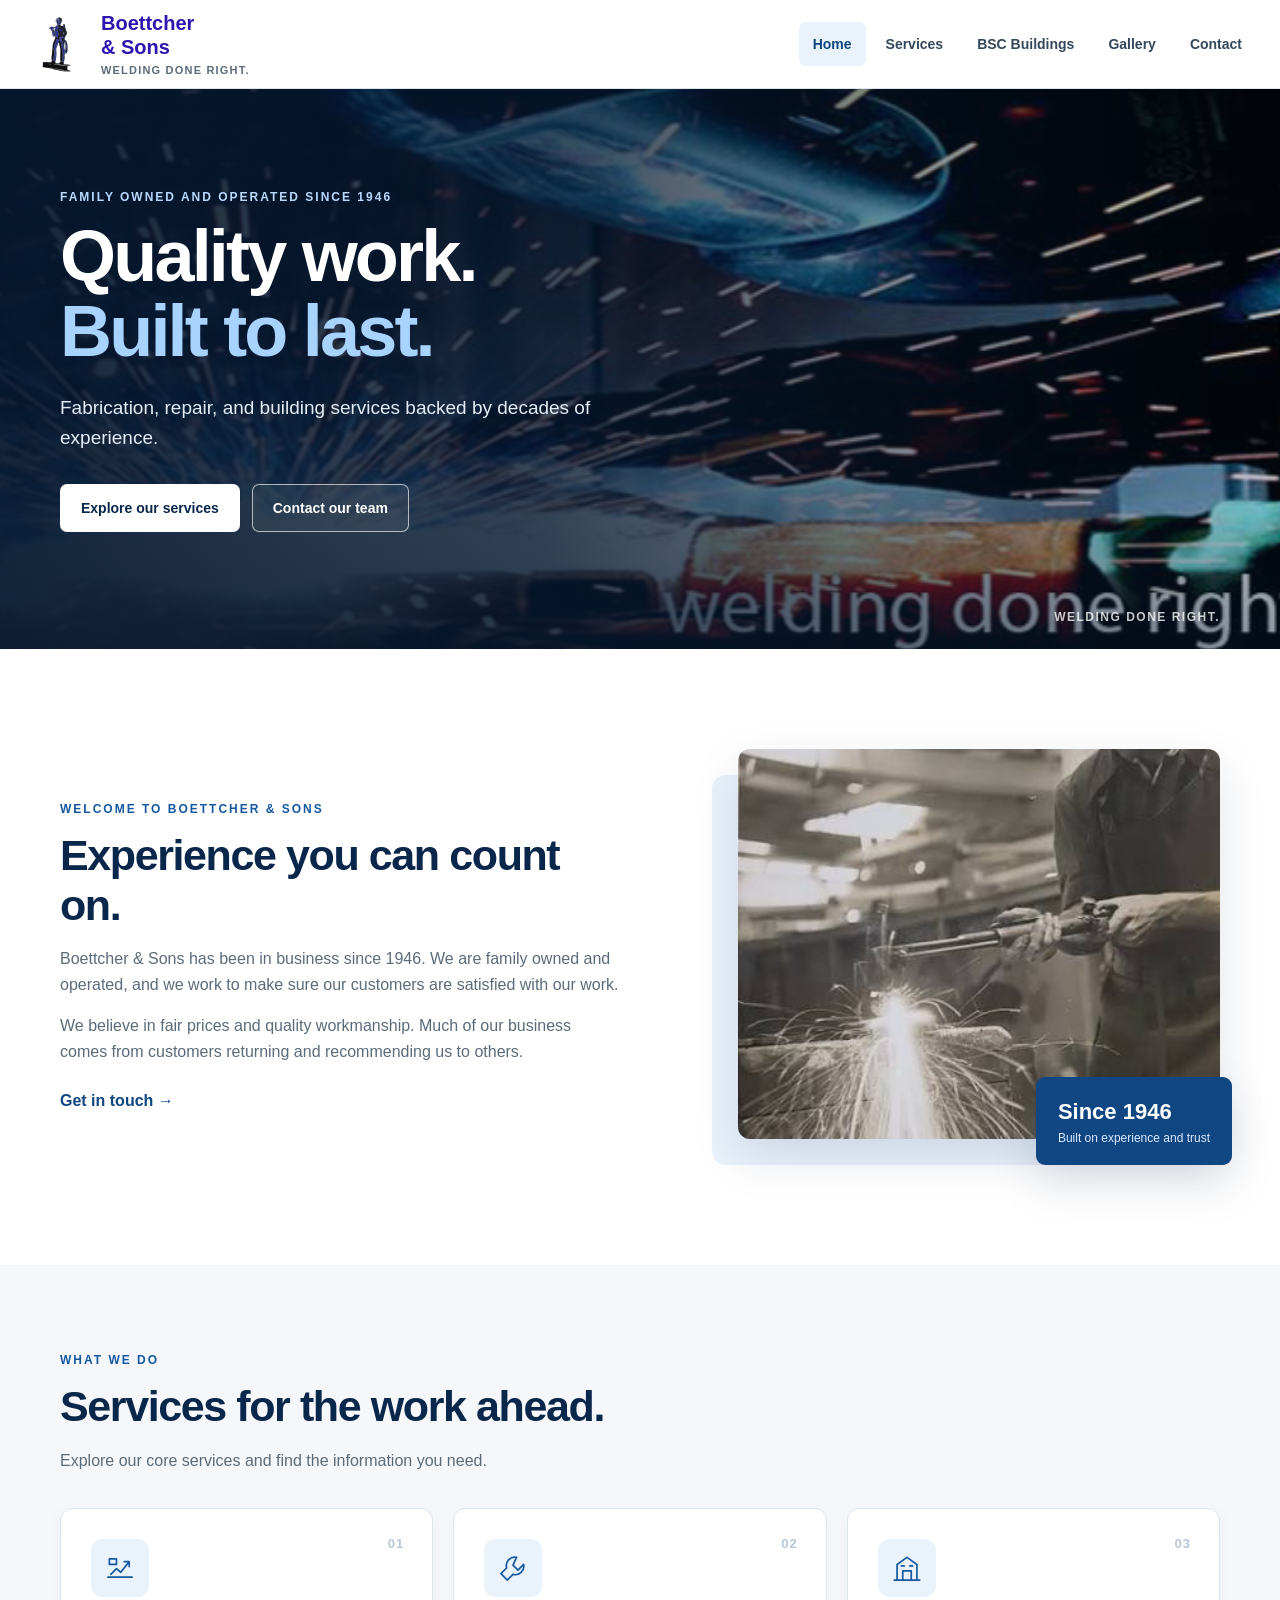
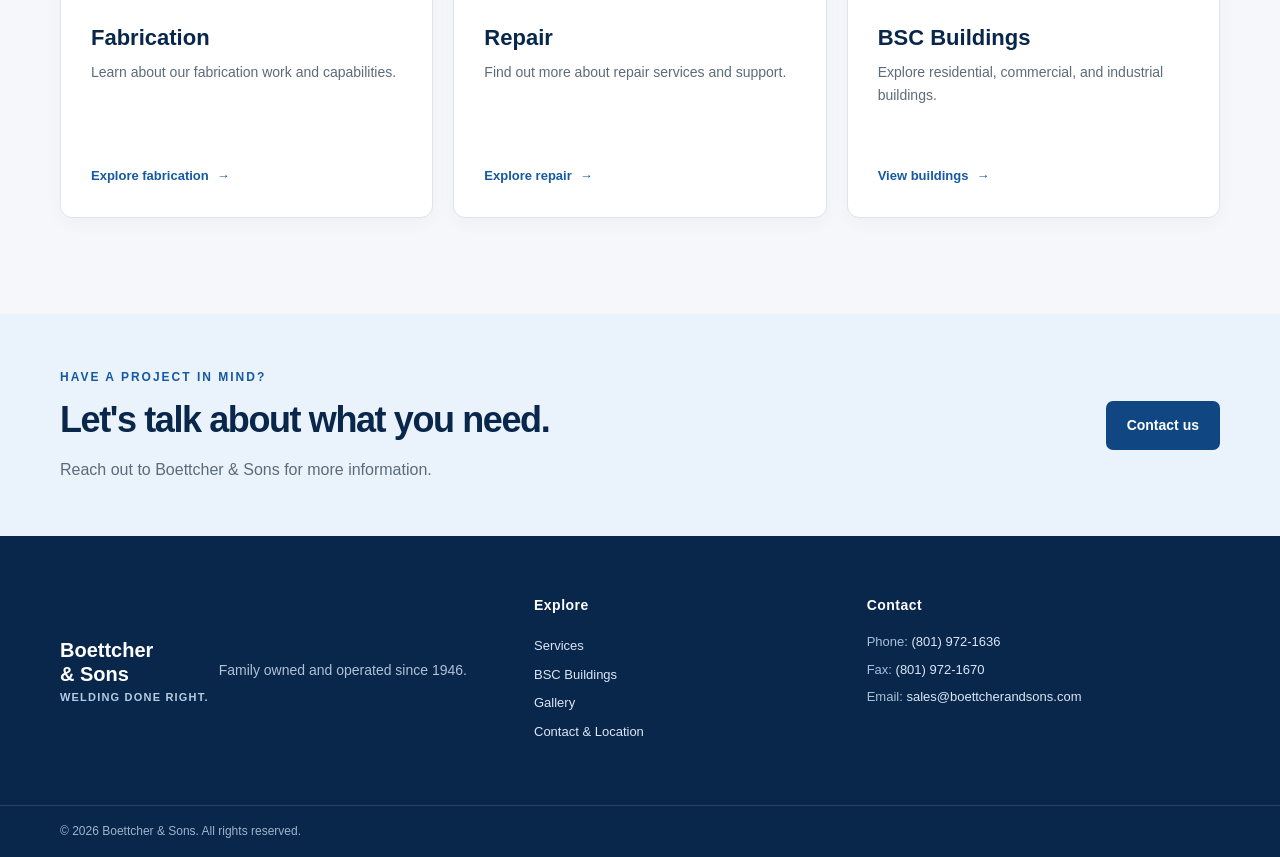
<file: index.html>
<!DOCTYPE html>
<html lang="en">

<head>
  <meta charset="UTF-8">
  <meta name="viewport" content="width=device-width, initial-scale=1.0">
  <meta name="description"
    content="Boettcher & Sons provides fabrication, repair, and building services. Family owned and operated since 1946.">
  <title>Boettcher &amp; Sons | Welding Done Right</title>
  <link rel="stylesheet" href="style.css">
  <script src="script.js" defer></script>
</head>

<body>
  <a class="skip-link" href="#main-content">Skip to content</a>
  <header class="site-header">
    <div class="header-inner">


      <a class="brand" href="index.html" aria-label="Boettcher and Sons home">
        <img src="assets/boettcher-logo.svg" alt="" class="brand-logo">

        <span class="brand-name">
          Boettcher <span>&amp; Sons</span>
          <small>Welding done right.</small>
        </span>
      </a>


      <button class="menu-toggle" type="button" aria-expanded="false" aria-controls="main-navigation">
        <span class="menu-icon" aria-hidden="true">☰</span>
        <span class="sr-only">Toggle navigation</span>
      </button>
      <nav class="main-navigation" id="main-navigation" aria-label="Main navigation">
        <a class="active" href="index.html" aria-current="page">Home</a>
        <a href="services.html">Services</a>
        <a href="buildings.html">BSC Buildings</a>
        <a href="gallery.html">Gallery</a>
        <a href="contact.html">Contact</a>
      </nav>
    </div>
  </header>

  <main id="main-content">
    <section class="hero" aria-labelledby="hero-title">
      <div class="hero-image" role="img" aria-label="Welding sparks in a metalworking shop"></div>
      <div class="hero-shade"></div>
      <div class="hero-content">
        <p class="eyebrow">Family owned and operated since 1946</p>
        <h1 id="hero-title">Quality work.<br><span>Built to last.</span></h1>
        <p class="hero-copy">Fabrication, repair, and building services backed by decades of experience.</p>
        <div class="hero-actions">
          <a class="button button-light" href="services.html">Explore our services</a>
          <a class="button button-outline" href="contact.html">Contact our team</a>
        </div>
      </div>
      <div class="hero-caption">Welding done right.</div>
    </section>

    <section class="intro section-wrap" aria-labelledby="intro-title">
      <div class="intro-copy">
        <p class="eyebrow eyebrow-blue">Welcome to Boettcher &amp; Sons</p>
        <h2 id="intro-title">Experience you can count on.</h2>
        <p>Boettcher &amp; Sons has been in business since 1946. We are family owned and operated, and we work to make
          sure our customers are satisfied with our work.</p>
        <p>We believe in fair prices and quality workmanship. Much of our business comes from customers returning and
          recommending us to others.</p>
        <a class="text-link" href="contact.html">Get in touch <span aria-hidden="true">→</span></a>
      </div>
      <div class="intro-photo-wrap">
        <img class="intro-photo" src="assets/2.jpg" alt="A metal building and equipment at a work site">
        <div class="photo-note"><strong>Since 1946</strong><span>Built on experience and trust</span></div>
      </div>
    </section>

    <section class="services-band" aria-labelledby="services-title">
      <div class="section-wrap">
        <div class="section-heading">
          <p class="eyebrow">What we do</p>
          <h2 id="services-title">Services for the work ahead.</h2>
          <p>Explore our core services and find the information you need.</p>
        </div>
        <div class="service-cards">
          <a class="service-card" href="services.html#fabrication">
            <span class="card-number">01</span>
            <span class="card-icon" aria-hidden="true"><svg viewBox="0 0 48 48">
                <path d="M7 37h34M11 33l8-8 6 5 12-15M30 15h7v7M9 11h10v8H9z" />
              </svg></span>
            <h3>Fabrication</h3>
            <p>Learn about our fabrication work and capabilities.</p>
            <span class="card-link">Explore fabrication <span aria-hidden="true">→</span></span>
          </a>
          <a class="service-card" href="services.html#repair">
            <span class="card-number">02</span>
            <span class="card-icon" aria-hidden="true"><svg viewBox="0 0 48 48">
                <path d="M29 9a12 12 0 0 0-14 15L7 32l9 9 8-8a12 12 0 0 0 15-14l-8 8-7-7z" />
              </svg></span>
            <h3>Repair</h3>
            <p>Find out more about repair services and support.</p>
            <span class="card-link">Explore repair <span aria-hidden="true">→</span></span>
          </a>
          <a class="service-card" href="buildings.html">
            <span class="card-number">03</span>
            <span class="card-icon" aria-hidden="true"><svg viewBox="0 0 48 48">
                <path d="M6 41h36M10 41V19l14-10 14 10v22M18 41V28h12v13M16 21h4m8 0h4" />
              </svg></span>
            <h3>BSC Buildings</h3>
            <p>Explore residential, commercial, and industrial buildings.</p>
            <span class="card-link">View buildings <span aria-hidden="true">→</span></span>
          </a>
        </div>
      </div>
    </section>

    <section class="contact-strip" aria-labelledby="contact-strip-title">
      <div class="section-wrap contact-strip-inner">
        <div>
          <p class="eyebrow">Have a project in mind?</p>
          <h2 id="contact-strip-title">Let's talk about what you need.</h2>
          <p>Reach out to Boettcher &amp; Sons for more information.</p>
        </div>
        <a class="button button-light" href="contact.html">Contact us</a>
      </div>
    </section>
  </main>

  <footer class="site-footer">
    <div class="section-wrap footer-inner">
      <div class="footer-brand">
        <a class="brand brand-footer" href="index.html">
          <span class="brand-name">Boettcher <span>&amp; Sons</span><small>Welding done right.</small></span>
        </a>
        <p>Family owned and operated since 1946.</p>
      </div>
      <div class="footer-links">
        <h2>Explore</h2>
        <a href="services.html">Services</a>
        <a href="buildings.html">BSC Buildings</a>
        <a href="gallery.html">Gallery</a>
        <a href="contact.html">Contact &amp; Location</a>
      </div>
      <div class="footer-contact">
        <h2>Contact</h2>
        <p><span>Phone:</span> <a href="tel:+18019721636">(801) 972-1636</a></p>
        <p><span>Fax:</span> (801) 972-1670</p>
        <p><span>Email:</span> <a href="mailto:sales@boettcherandsons.com">sales@boettcherandsons.com</a></p>
      </div>
    </div>
    <div class="footer-bottom">
      <div class="section-wrap">© <span id="current-year">2026</span> Boettcher &amp; Sons. All rights reserved.</div>
    </div>
  </footer>
</body>

</html>
</file>
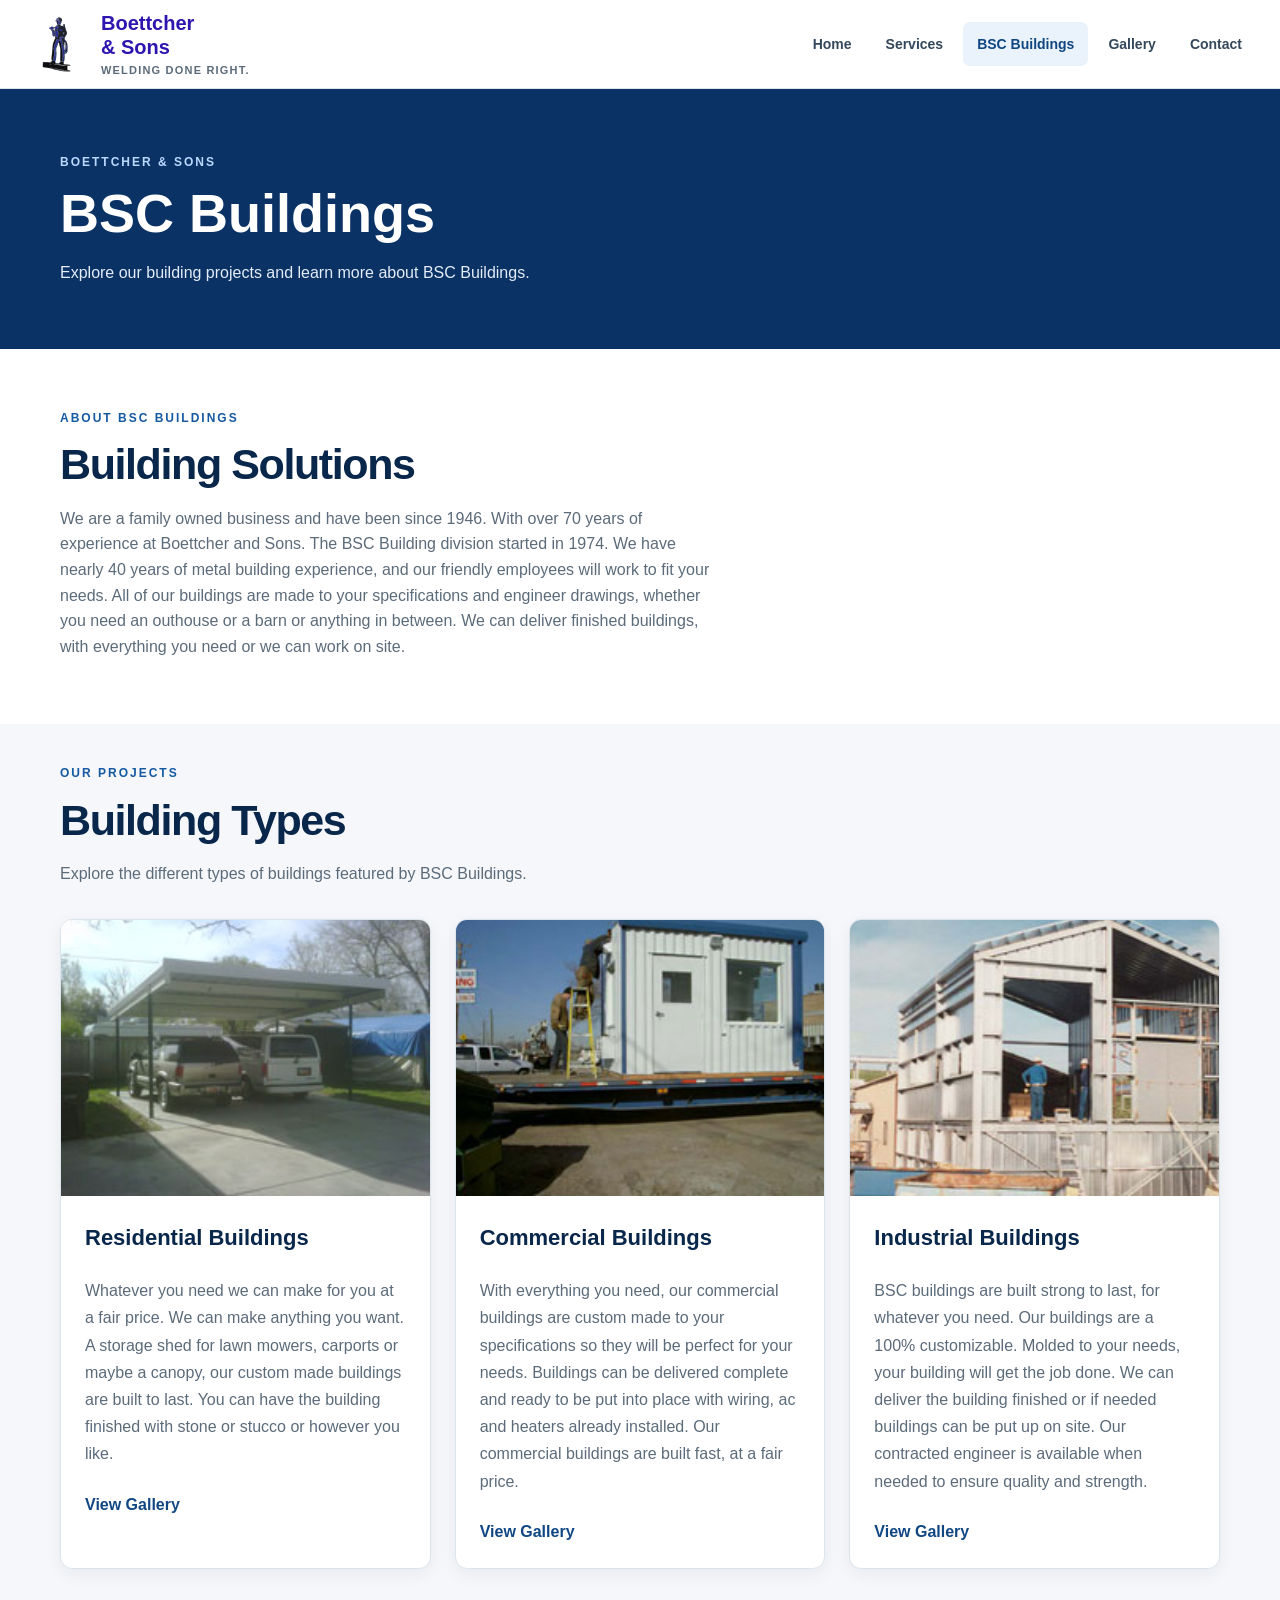
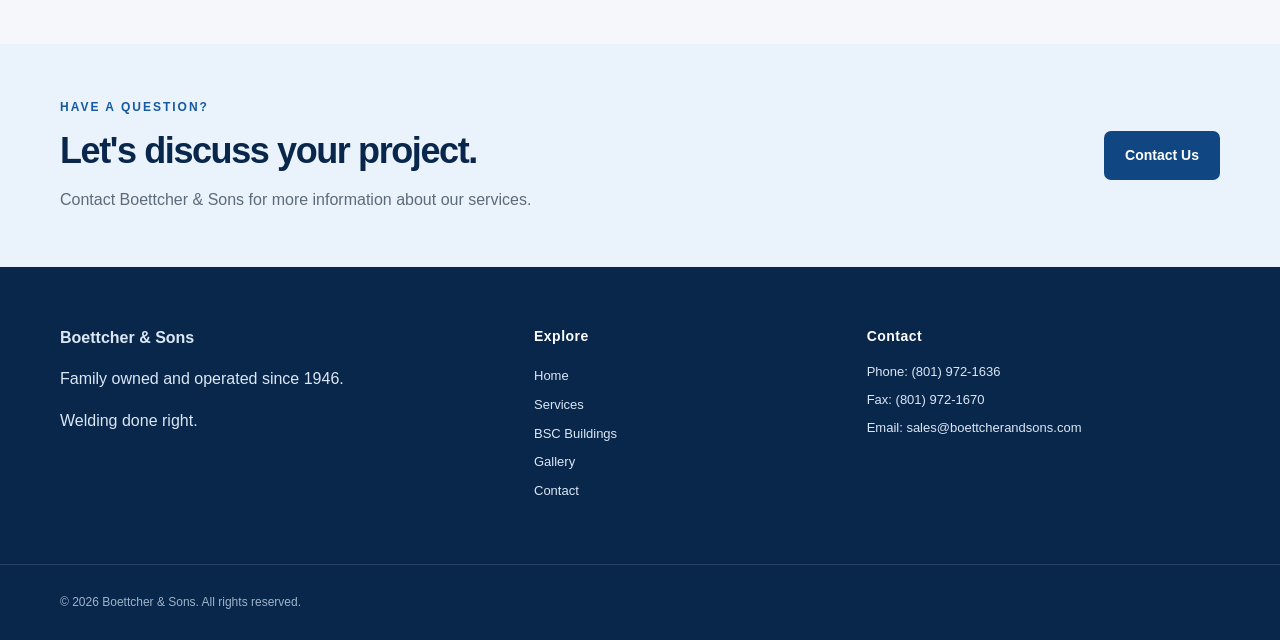
<file: buildings.html>
<!DOCTYPE html>
<html lang="en">

<head>
    <meta charset="UTF-8">
    <meta name="viewport" content="width=device-width, initial-scale=1.0">

    <meta name="description" content="Learn about BSC Buildings and explore building projects from Boettcher & Sons.">

    <title>BSC Buildings | Boettcher &amp; Sons</title>

    <link rel="stylesheet" href="style.css">
    <script src="script.js" defer></script>
</head>

<body>
    <a class="skip-link" href="#main-content">Skip to content</a>

    <!-- Header -->
    <header class="site-header">
        <div class="header-inner">

            <a class="brand" href="index.html" aria-label="Boettcher and Sons home">

                <img class="brand-logo" src="assets/boettcher-logo.svg" alt="">

                <span class="brand-name">
                    Boettcher <span>&amp; Sons</span>
                    <small>Welding done right.</small>
                </span>
            </a>

            <button class="menu-toggle" type="button" aria-expanded="false" aria-controls="main-navigation">

                <span class="menu-icon" aria-hidden="true">&#9776;</span>
                <span class="sr-only">Toggle navigation</span>
            </button>

            <nav class="main-navigation" id="main-navigation" aria-label="Main navigation">

                <a href="index.html">Home</a>
                <a href="services.html">Services</a>
                <a class="active" href="buildings.html" aria-current="page">BSC Buildings</a>
                <a href="gallery.html">Gallery</a>
                <a href="contact.html">Contact</a>
            </nav>

        </div>
    </header>

    <main id="main-content">

        <!-- Page banner -->
        <section class="page-banner">
            <div class="section-wrap">

                <p class="eyebrow">Boettcher &amp; Sons</p>

                <h1>BSC Buildings</h1>

                <p>
                    Explore our building projects and learn more
                    about BSC Buildings.
                </p>

            </div>
        </section>

        <!-- Introduction -->
        <section class="section-wrap buildings-intro">

            <div class="section-heading">
                <p class="eyebrow eyebrow-blue">About BSC Buildings</p>

                <h2>Building Solutions</h2>

                <p>
                    We are a family owned business and have been since 1946. With over 70 years of experience at
                    Boettcher and Sons. The BSC Building division started in 1974. We have nearly 40 years of metal
                    building experience, and our friendly employees will work to fit your needs. All of our buildings
                    are made to your specifications and engineer drawings, whether you need an outhouse or a barn or anything in between. We
                    can deliver finished buildings, with everything you need or we can work on site.
                </p>
            </div>

        </section>

        <!-- Building categories -->
        <section class="buildings-section">
            <div class="section-wrap">

                <div class="section-heading">
                    <p class="eyebrow eyebrow-blue">Our Projects</p>
                    <h2>Building Types</h2>
                    <p>
                        Explore the different types of buildings
                        featured by BSC Buildings.
                    </p>
                </div>

                <div class="buildings-grid">

                    <!-- Residential -->
                    <article class="building-card">

                        <img src="assets/r4.jpg" alt="Residential building project" loading="lazy">

                        <div class="building-card-content">
                            <h3>Residential Buildings</h3>

                            <p>
                                Whatever you need we can make for you at a fair price. We can make anything you want. A
                                storage shed for lawn mowers, carports or maybe a canopy, our custom made buildings are
                                built to last. You can have the building finished with stone or stucco or however you
                                like.
                            </p>

                            <a href="gallery.html" class="text-link">
                                View Gallery
                            </a>
                        </div>

                    </article>

                    <!-- Commercial -->
                    <article class="building-card">

                        <img src="assets/c5.jpg" alt="Commercial building project" loading="lazy">

                        <div class="building-card-content">
                            <h3>Commercial Buildings</h3>

                            <p>
                                With everything you need, our commercial buildings are custom made to your
                                specifications so they will be perfect for your needs. Buildings can be delivered
                                complete and ready to be put into place with wiring, ac and heaters already installed.
                                Our commercial buildings are built fast, at a fair price.
                            </p>

                            <a href="gallery.html" class="text-link">
                                View Gallery
                            </a>
                        </div>

                    </article>

                    <!-- Industrial -->
                    <article class="building-card">

                        <img src="assets/i6.jpg" alt="Industrial building project" loading="lazy">

                        <div class="building-card-content">
                            <h3>Industrial Buildings</h3>

                            <p>
                                BSC buildings are built strong to last, for whatever you need. Our buildings are a 100%
                                customizable. Molded to your needs, your building will get the job done. We can deliver
                                the building finished or if needed buildings can be put up on site. Our contracted
                                engineer is available when needed to ensure quality and strength.
                            </p>

                            <a href="gallery.html" class="text-link">
                                View Gallery
                            </a>
                        </div>

                    </article>

                </div>
            </div>
        </section>

        <!-- Contact section -->
        <section class="contact-strip">

            <div class="section-wrap contact-strip-inner">

                <div>
                    <p class="eyebrow">Have a question?</p>

                    <h2>Let's discuss your project.</h2>

                    <p>
                        Contact Boettcher &amp; Sons for more
                        information about our services.
                    </p>
                </div>

                <a class="button button-light" href="contact.html">
                    Contact Us
                </a>

            </div>

        </section>

    </main>

    <!-- Footer -->
    <footer class="site-footer">

        <div class="section-wrap footer-inner">

            <div class="footer-about">

                <a class="footer-brand" href="index.html" aria-label="Boettcher and Sons home">
                    <span class="footer-brand-name">
                        Boettcher &amp; Sons
                    </span>

                </a>

                <p>Family owned and operated since 1946.</p>
                <p>Welding done right.</p>

            </div>

            <div class="footer-links">
                <h2>Explore</h2>

                <a href="index.html">Home</a>
                <a href="services.html">Services</a>
                <a href="buildings.html">BSC Buildings</a>
                <a href="gallery.html">Gallery</a>
                <a href="contact.html">Contact</a>
            </div>

            <div class="footer-contact">
                <h2>Contact</h2>

                <p>Phone: (801) 972-1636</p>
                <p>Fax: (801) 972-1670</p>

                <p>
                    Email:
                    <a href="mailto:sales@boettcherandsons.com">
                        sales@boettcherandsons.com
                    </a>
                </p>
            </div>

        </div>

        <div class="footer-bottom">
            <div class="section-wrap">
                <p>
                    &copy; <span id="current-year"></span>
                    Boettcher &amp; Sons. All rights reserved.
                </p>
            </div>
        </div>

    </footer>

</body>

</html>
</file>
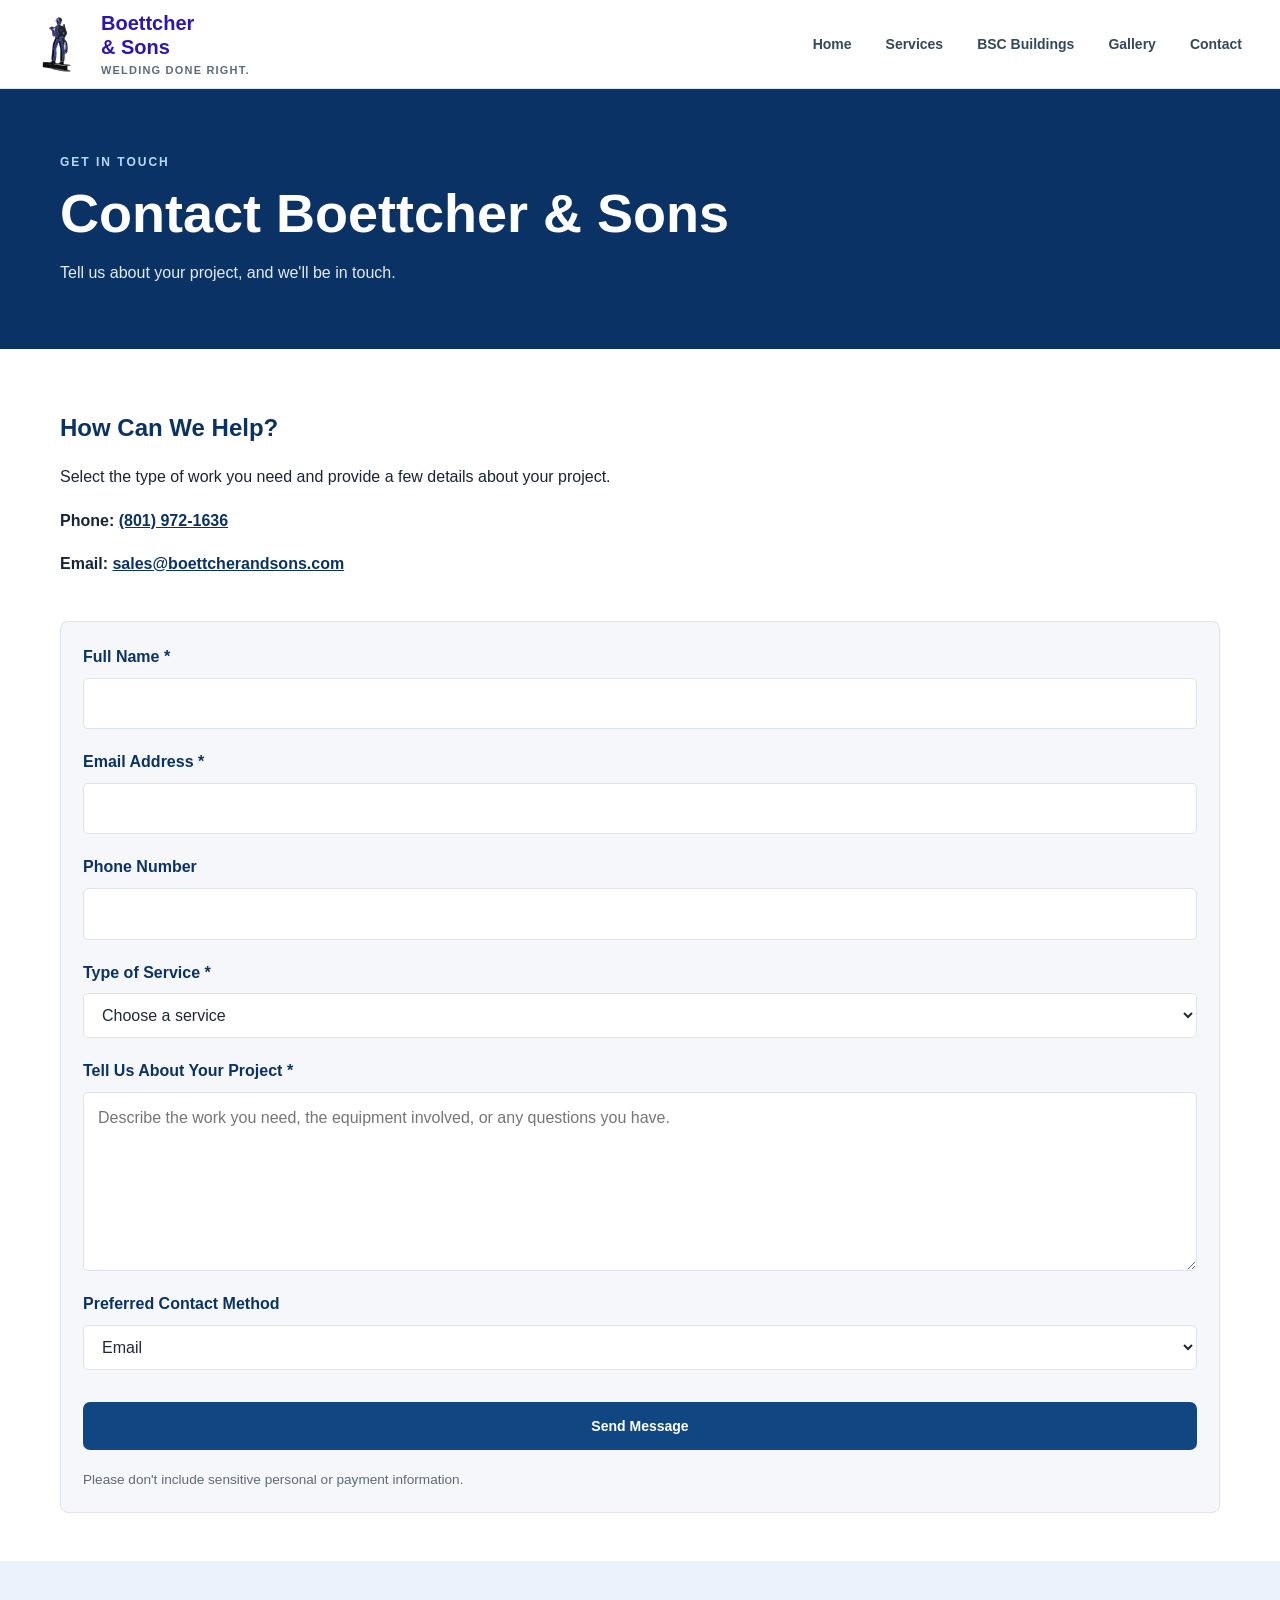
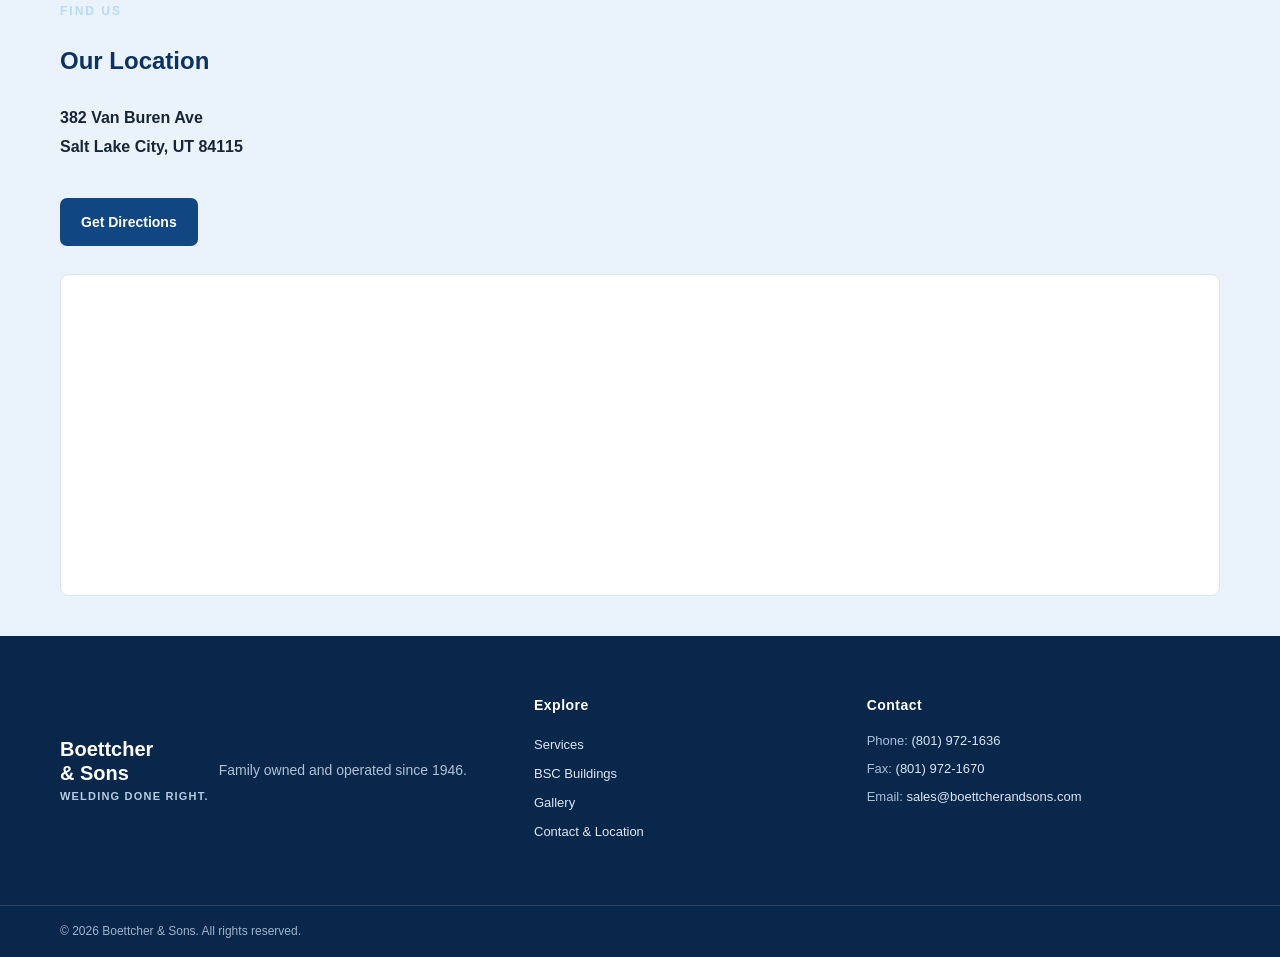
<file: contact.html>
<!DOCTYPE html>
<html lang="en">

<head>
    <meta charset="UTF-8">
    <meta name="viewport" content="width=device-width, initial-scale=1.0">
    <title>Contact Us | Boettcher &amp; Sons</title>
    <meta name="description" content="Contact Boettcher & Sons about fabrication, welding repairs, and crane work.">
    <link rel="stylesheet" href="style.css">
    <script src="script.js" defer></script>
</head>

<body>
    <header class="site-header">
        <div class="header-inner">
            <a class="brand" href="index.html" aria-label="Boettcher and Sons home">
                <img src="assets/boettcher-logo.svg" alt="" class="brand-logo">
                <span class="brand-name">
                    Boettcher <span>&amp; Sons</span>
                    <small>Welding done right.</small>
                </span>
            </a>

            <button class="menu-toggle" type="button" aria-label="Open navigation" aria-expanded="false"
                aria-controls="main-navigation">
                <span></span><span></span><span></span>
            </button>

            <nav class="main-navigation" id="main-navigation">
                <a href="index.html">Home</a>
                <a href="services.html">Services</a>
                <a href="buildings.html">BSC Buildings</a>
                <a href="gallery.html">Gallery</a>
                <a href="contact.html" aria-current="page">Contact</a>
            </nav>
        </div>
    </header>

    <main>
        <section class="page-banner">
            <div class="section-wrap">
                <p class="eyebrow">GET IN TOUCH</p>
                <h1>Contact Boettcher &amp; Sons</h1>
                <p>Tell us about your project, and we'll be in touch.</p>
            </div>
        </section>

        <section class="contact-page section-wrap">
            <div class="contact-form-intro">
                <h2>How Can We Help?</h2>
                <p>
                    Select the type of work you need and provide a few details
                    about your project.
                </p>
                <p>
                    <strong>Phone:</strong>
                    <a href="tel:+18019721636">(801) 972-1636</a>
                </p>
                <p>
                    <strong>Email:</strong>
                    <a href="mailto:sales@boettcherandsons.com">
                        sales@boettcherandsons.com
                    </a>
                </p>
            </div>

            <form class="contact-form" action="/api/contact" method="POST">
                <div class="form-field">
                    <label for="customer-name">Full Name *</label>
                    <input type="text" id="customer-name" name="name" autocomplete="name" required>
                </div>

                <div class="form-field">
                    <label for="customer-email">Email Address *</label>
                    <input type="email" id="customer-email" name="email" autocomplete="email" required>
                </div>

                <div class="form-field">
                    <label for="customer-phone">Phone Number</label>
                    <input type="tel" id="customer-phone" name="phone" autocomplete="tel">
                </div>

                <div class="form-field">
                    <label for="service-type">Type of Service *</label>
                    <select id="service-type" name="service" required>
                        <option value="">Choose a service</option>
                        <option value="Fabrication">Fabrication</option>
                        <option value="Repair">Repair</option>
                        <option value="Crane Work">Crane Work</option>
                        <option value="Other">Other / Not Sure</option>
                    </select>
                </div>

                <div class="form-field">
                    <label for="project-details">Tell Us About Your Project *</label>
                    <textarea id="project-details" name="message" rows="6" required
                        placeholder="Describe the work you need, the equipment involved, or any questions you have."></textarea>
                </div>

                <div class="form-field">
                    <label for="contact-method">Preferred Contact Method</label>
                    <select id="contact-method" name="preferredContact">
                        <option value="Email">Email</option>
                        <option value="Phone">Phone</option>
                    </select>
                </div>

                <!-- Honeypot field to help discourage spam bots. -->
                <div class="form-honeypot" aria-hidden="true">
                    <label for="company-website">Leave this field empty</label>
                    <input type="text" id="company-website" name="companyWebsite" tabindex="-1" autocomplete="off">
                </div>

                <button type="submit" class="button button-primary">
                    Send Message
                </button>

                <p class="form-disclaimer">
                    Please don't include sensitive personal or payment information.
                </p>
            </form>
        </section>

        <section class="temporary-location">
            <div class="section-wrap temporary-location-inner">
                <div class="temporary-location-info">
                    <p class="eyebrow">FIND US</p>
                    <h2>Our Location</h2>
            
                    <address>
                        382 Van Buren Ave<br>
                        Salt Lake City, UT 84115
                    </address>

                    <a class="button button-primary"
                        href="https://www.google.com/maps/dir/?api=1&amp;destination=382+Van+Buren+Ave%2C+Salt+Lake+City%2C+UT+84115"
                        target="_blank" rel="noopener noreferrer">
                        Get Directions
                    </a>
                </div>

                <div class="temporary-location-map">
                    <iframe
                        src="https://maps.google.com/maps?q=382%20Van%20Buren%20Ave%2C%20Salt%20Lake%20City%2C%20UT%2084115&amp;output=embed"
                        title="Map to Boettcher & Sons temporary location" loading="lazy"
                        referrerpolicy="no-referrer-when-downgrade" allowfullscreen>
                    </iframe>
                </div>
            </div>
        </section>
    </main>

    <footer class="site-footer">
        <div class="section-wrap footer-inner">
            <div class="footer-brand">
                <a class="brand brand-footer" href="index.html">
                    <span class="brand-name">
                        Boettcher <span>&amp; Sons</span>
                        <small>Welding done right.</small>
                    </span>
                </a>
                <p>Family owned and operated since 1946.</p>
            </div>

            <div class="footer-links">
                <h2>Explore</h2>
                <a href="services.html">Services</a>
                <a href="buildings.html">BSC Buildings</a>
                <a href="gallery.html">Gallery</a>
                <a href="contact.html">Contact &amp; Location</a>
            </div>

            <div class="footer-contact">
                <h2>Contact</h2>
                <p><span>Phone:</span> <a href="tel:+18019721636">(801) 972-1636</a></p>
                <p><span>Fax:</span> (801) 972-1670</p>
                <p><span>Email:</span> <a href="mailto:sales@boettcherandsons.com">sales@boettcherandsons.com</a></p>
            </div>
        </div>

        <div class="footer-bottom">
            <div class="section-wrap">
                © <span id="current-year">2026</span> Boettcher &amp; Sons. All rights reserved.
            </div>
        </div>
    </footer>

</body>

</html>
</file>
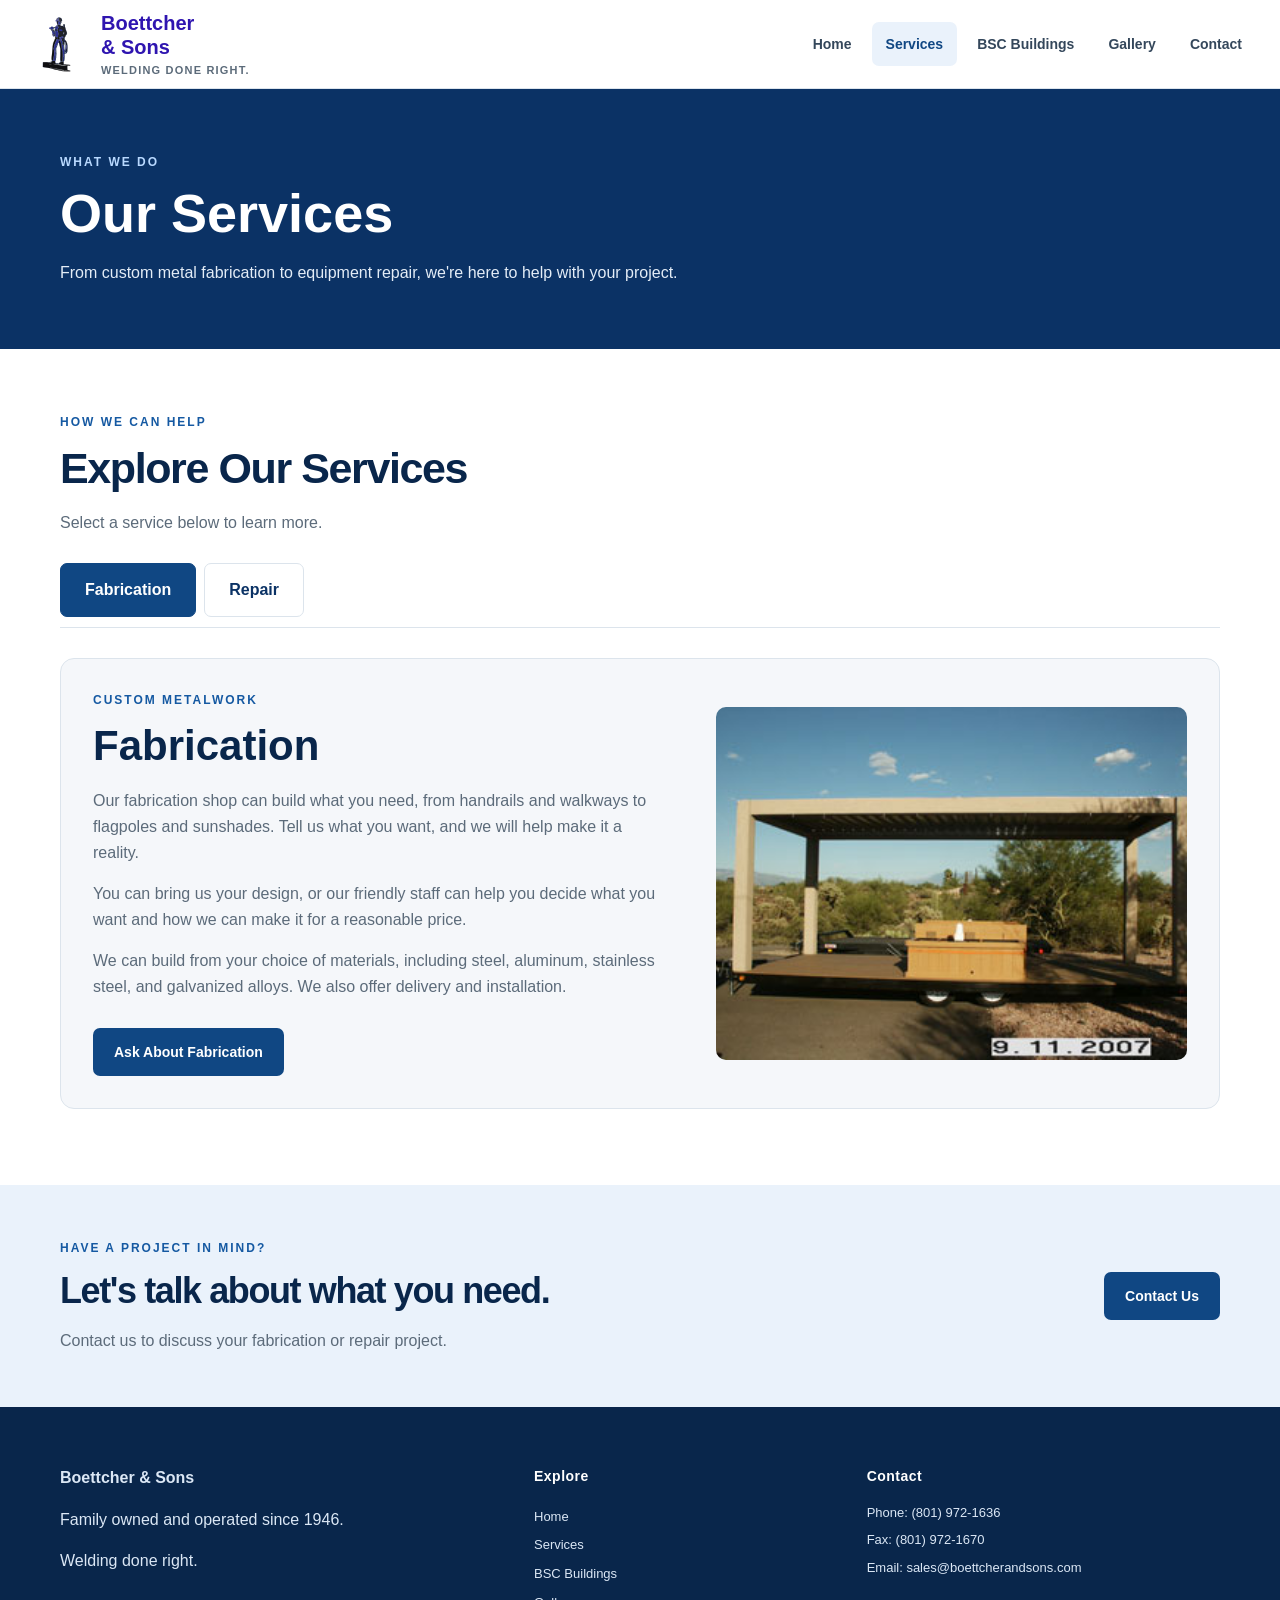
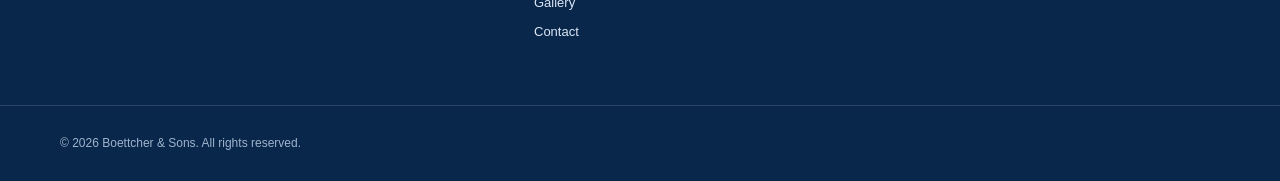
<file: services.html>
<!DOCTYPE html>
<html lang="en">

<head>
    <meta charset="UTF-8">
    <meta name="viewport" content="width=device-width, initial-scale=1.0">
    <meta name="description"
        content="Explore Boettcher & Sons fabrication and metal repair services. Family owned and operated since 1946.">
    <title>Services | Boettcher & Sons</title>
    <link rel="stylesheet" href="style.css">
    <script src="script.js" defer></script>
</head>

<body>
    <a class="skip-link" href="#main-content">Skip to content</a>

    <!-- Header -->
    <header class="site-header">
        <div class="header-inner">
            <a class="brand" href="index.html" aria-label="Boettcher and Sons home">
                <img class="brand-logo" src="assets/boettcher-logo.svg" alt="">
                <span class="brand-name">
                    Boettcher <span>&amp; Sons</span>
                    <small>Welding done right.</small>
                </span>
            </a>

            <button class="menu-toggle" type="button" aria-expanded="false" aria-controls="main-navigation">
                <span class="menu-icon" aria-hidden="true">☰</span>
                <span class="sr-only">Toggle navigation</span>
            </button>

            <nav class="main-navigation" id="main-navigation" aria-label="Main navigation">
                <a href="index.html">Home</a>
                <a class="active" href="services.html" aria-current="page">Services</a>
                <a href="buildings.html">BSC Buildings</a>
                <a href="gallery.html">Gallery</a>
                <a href="contact.html">Contact</a>
            </nav>
        </div>
    </header>
    <main id="main-content">

        <!-- Page heading -->
        <section class="page-banner">
            <div class="section-wrap">
                <p class="eyebrow">What we do</p>
                <h1>Our Services</h1>
                <p>
                    From custom metal fabrication to equipment repair,
                    we're here to help with your project.
                </p>
            </div>
        </section>

        <!-- Services tabs -->
        <section class="services-page section-wrap" aria-labelledby="services-heading">

            <div class="section-heading">
                <p class="eyebrow eyebrow-blue">How we can help</p>
                <h2 id="services-heading">Explore Our Services</h2>
                <p>Select a service below to learn more.</p>
            </div>

            <div class="service-tabs" role="tablist" aria-label="Service categories">

                <button class="service-tab active" id="fabrication-tab" type="button" role="tab" aria-selected="true"
                    aria-controls="fabrication-panel" tabindex="0">
                    Fabrication
                </button>

                <button class="service-tab" id="repair-tab" type="button" role="tab" aria-selected="false"
                    aria-controls="repair-panel" tabindex="-1">
                    Repair
                </button>
            </div>

            <!-- Fabrication content -->
            <section class="service-panel" id="fabrication-panel" role="tabpanel" aria-labelledby="fabrication-tab">

                <div class="service-detail">
                    <div class="service-detail-copy">
                        <p class="eyebrow eyebrow-blue">Custom metalwork</p>
                        <h2>Fabrication</h2>

                        <p>
                            Our fabrication shop can build what you need,
                            from handrails and walkways to flagpoles and
                            sunshades. Tell us what you want, and we will
                            help make it a reality.
                        </p>

                        <p>
                            You can bring us your design, or our friendly
                            staff can help you decide what you want and
                            how we can make it for a reasonable price.
                        </p>

                        <p>
                            We can build from your choice of materials,
                            including steel, aluminum, stainless steel,
                            and galvanized alloys. We also offer delivery
                            and installation.
                        </p>

                        <a class="button button-primary" href="contact.html">
                            Ask About Fabrication
                        </a>
                    </div>

                    <div class="service-detail-image">
                        <img src="assets/fabrication.jpg" alt="Metal fabrication project" loading="lazy">
                    </div>
                </div>
            </section>

            <!-- Repair content -->
            <section class="service-panel" id="repair-panel" role="tabpanel" aria-labelledby="repair-tab" hidden>

                <div class="service-detail">
                    <div class="service-detail-copy">
                        <p class="eyebrow eyebrow-blue">Repair and maintenance</p>
                        <h2>Repair</h2>

                        <p>
                            If it's broken, we can fix it. Our goal is to
                            fix it right and solve the problem rather than
                            create more problems.
                        </p>

                        <p>
                            We repair many things, including pipes,
                            trailers, buckets, and equipment.
                        </p>

                        <p>
                            If you can't bring it to us, our welding trucks
                            can come to you and make repairs on site.
                            Walk-ins are welcome, and we can often repair
                            your item on the spot or have it back to you
                            the same day.
                        </p>

                        <a class="button button-primary" href="contact.html">
                            Ask About Repairs
                        </a>
                    </div>

                    <div class="service-detail-image">
                        <img src="assets/trailerrepair.jpg" alt="Metal equipment being repaired" loading="lazy">
                    </div>
                </div>
            </section>

        </section>

        <!-- Contact call to action -->
        <section class="contact-strip">
            <div class="section-wrap contact-strip-inner">
                <div>
                    <p class="eyebrow">Have a project in mind?</p>
                    <h2>Let's talk about what you need.</h2>
                    <p>Contact us to discuss your fabrication or repair project.</p>
                </div>

                <a class="button button-light" href="contact.html">
                    Contact Us
                </a>
            </div>
        </section>

    </main>

    <!-- Footer -->
    <footer class="site-footer">
        <div class="section-wrap footer-inner">
            <div class="footer-about">
                <a class="footer-brand" href="index.html" aria-label="Boettcher and Sons home">
                    <span class="footer-brand-name">
                        Boettcher &amp; Sons
                    </span>
                </a>

                <p>Family owned and operated since 1946.</p>
                <p>Welding done right.</p>
            </div>

            <div class="footer-links">
                <h2>Explore</h2>
                <a href="index.html">Home</a>
                <a href="services.html">Services</a>
                <a href="buildings.html">BSC Buildings</a>
                <a href="gallery.html">Gallery</a>
                <a href="contact.html">Contact</a>
            </div>

            <div class="footer-contact">
                <h2>Contact</h2>
                <p>Phone: (801) 972-1636</p>
                <p>Fax: (801) 972-1670</p>
                <p>
                    Email:
                    <a href="mailto:sales@boettcherandsons.com">
                        sales@boettcherandsons.com
                    </a>
                </p>
            </div>
        </div>

        <div class="footer-bottom">
            <div class="section-wrap">
                <p>
                    &copy; <span id="current-year"></span>
                    Boettcher &amp; Sons. All rights reserved.
                </p>
            </div>
        </div>
    </footer>
</body>

</html>
</file>
<file: style.css>
:root {
  --blue-950: #09264b;
  --blue-900: #0b3265;
  --blue-800: #104783;
  --blue-700: #1559a2;
  --blue-600: #216bb8;
  --blue-100: #eaf2fb;
  --ink: #172536;
  --muted: #5c6b7a;
  --white: #fff;
  --surface: #f5f7fa;
  --line: #dce4ec;
  --shadow: 0 18px 48px rgba(9, 38, 75, .13);
}

* {
  box-sizing: border-box;
}

html {
  scroll-behavior: smooth;
}

body {
  margin: 0;
  color: var(--ink);
  background: var(--white);
  font-family: Inter, "Segoe UI", Arial, sans-serif;
  line-height: 1.6;
}

a {
  color: inherit;
}

img {
  display: block;
  max-width: 100%;
}

button,
a {
  -webkit-tap-highlight-color: transparent;
}

.section-wrap {
  width: min(1160px, calc(100% - 48px));
  margin-inline: auto;
}

.skip-link {
  position: absolute;
  left: 12px;
  top: -60px;
  z-index: 100;
  padding: 10px 14px;
  background: white;
  color: var(--blue-900);
}

.skip-link:focus {
  top: 12px;
}

.site-header {
  position: relative;
  z-index: 10;
  background: var(--white);
  border-bottom: 1px solid var(--line);
}

.header-inner {
  width: min(1240px, calc(100% - 48px));
  min-height: 88px;
  margin: auto;
  display: flex;
  align-items: center;
  justify-content: space-between;
  gap: 32px;
}

.brand {
  display: flex;
  align-items: center;
  gap: 12px;
  text-decoration: none;
}

.brand-logo {
  display: block;
  width: 65px;
  height: 55px;
  object-fit: contain;
  flex-shrink: 0;
}

.brand-mark {
  display: grid;
  place-items: center;
  width: 52px;
  height: 52px;
  border-radius: 12px;
  background: var(--blue-900);
  color: white;
  font-size: 17px;
  font-weight: 800;
  letter-spacing: -1px;
}

.brand-mark span {
  color: #8ec5ff;
  padding-inline: 1px;
}

.brand-name {
  display: flex;
  flex-direction: column;
  color: #2f15b0;
  font-size: 20px;
  font-weight: 700;
  line-height: 1.2;
}

.brand-name>span {
  display: inline;
}

.brand-name small {
  margin-top: 5px;
  color: var(--muted);
  font-size: 11px;
  font-weight: 600;
  letter-spacing: 1.2px;
  text-transform: uppercase;
}

.main-navigation {
  display: flex;
  align-items: center;
  gap: 6px;
}

.main-navigation a {
  padding: 11px 14px;
  border-radius: 7px;
  color: #34475b;
  font-size: 14px;
  font-weight: 650;
  text-decoration: none;
  transition: color .2s, background .2s;
}

.main-navigation a:hover,
.main-navigation a:focus-visible,
.main-navigation a.active {
  color: var(--blue-800);
  background: var(--blue-100);
}

.menu-toggle {
  display: none;
  border: 1px solid var(--line);
  border-radius: 8px;
  padding: 9px 12px;
  background: white;
  color: var(--blue-900);
  font-size: 22px;
  cursor: pointer;
}

.sr-only {
  position: absolute;
  width: 1px;
  height: 1px;
  padding: 0;
  margin: -1px;
  overflow: hidden;
  clip: rect(0, 0, 0, 0);
  white-space: nowrap;
  border: 0;
}

.hero {
  position: relative;
  display: flex;
  align-items: center;
  min-height: 560px;
  overflow: hidden;
  color: white;
  background: var(--blue-950);
}

.hero-image,
.hero-shade {
  position: absolute;
  inset: 0;
}

.hero-image {
  background: url("assets/1.jpg") center 48% / cover no-repeat;
  transform: scale(1.02);
}

.hero-shade {
  background: linear-gradient(90deg, rgba(5, 24, 48, .93) 0%, rgba(5, 24, 48, .78) 43%, rgba(5, 24, 48, .17) 100%), linear-gradient(0deg, rgba(5, 24, 48, .35), transparent 40%);
}

.hero-content {
  position: relative;
  z-index: 1;
  width: min(1160px, calc(100% - 48px));
  margin: 0 auto;
  padding: 78px 0 96px;
}

.eyebrow {
  margin: 0 0 12px;
  color: #b9d9ff;
  font-size: 12px;
  font-weight: 800;
  letter-spacing: 2px;
  text-transform: uppercase;
}

.hero h1 {
  max-width: 690px;
  margin: 0;
  font-size: clamp(42px, 6vw, 72px);
  font-weight: 800;
  letter-spacing: -2.8px;
  line-height: 1.04;
}

.hero h1 span {
  color: #a9d3ff;
}

.hero-copy {
  max-width: 550px;
  margin: 24px 0 30px;
  color: #e4edf7;
  font-size: clamp(16px, 2vw, 19px);
}

.hero-actions {
  display: flex;
  flex-wrap: wrap;
  gap: 12px;
}

.button {
  display: inline-flex;
  min-height: 48px;
  align-items: center;
  justify-content: center;
  padding: 12px 20px;
  border: 1px solid transparent;
  border-radius: 7px;
  font-size: 14px;
  font-weight: 750;
  text-decoration: none;
  transition: transform .2s, background .2s;
}

.button:hover {
  transform: translateY(-2px);
}

.button-light {
  color: var(--blue-950);
  background: white;
}

.button-light:hover {
  background: #eaf3ff;
}

.button-outline {
  border-color: rgba(255, 255, 255, .65);
  color: white;
  background: rgba(255, 255, 255, .06);
}

.button-outline:hover {
  background: rgba(255, 255, 255, .14);
}

.hero-caption {
  position: absolute;
  right: max(24px, calc((100% - 1160px) / 2));
  bottom: 22px;
  color: rgba(255, 255, 255, .78);
  font-size: 12px;
  font-weight: 700;
  letter-spacing: 1.5px;
  text-transform: uppercase;
}

.intro {
  display: grid;
  grid-template-columns: 1.05fr .95fr;
  align-items: center;
  gap: clamp(36px, 7vw, 90px);
  padding-block: 100px;
}

.eyebrow-blue {
  color: var(--blue-700);
}

.intro h2,
.section-heading h2,
.contact-strip h2 {
  margin: 0;
  color: var(--blue-950);
  font-size: clamp(30px, 4vw, 43px);
  font-weight: 800;
  letter-spacing: -1.4px;
  line-height: 1.15;
}

.intro-copy>p:not(.eyebrow) {
  max-width: 570px;
  color: var(--muted);
}

.text-link {
  display: inline-flex;
  align-items: center;
  gap: 10px;
  margin-top: 10px;
  color: var(--blue-700);
  font-weight: 800;
  text-decoration: none;
}

.text-link span,
.card-link span {
  transition: transform .2s;
}

.text-link:hover span,
.service-card:hover .card-link span {
  transform: translateX(4px);
}

.intro-photo-wrap {
  position: relative;
  padding: 0 0 26px 26px;
}

.intro-photo-wrap::before {
  position: absolute;
  inset: 26px 26px 0 0;
  border-radius: 14px;
  background: var(--blue-100);
  content: "";
}

.intro-photo {
  position: relative;
  width: 100%;
  min-height: 310px;
  max-height: 390px;
  object-fit: cover;
  border-radius: 12px;
  box-shadow: var(--shadow);
}

.photo-note {
  position: absolute;
  right: -12px;
  bottom: 0;
  display: flex;
  flex-direction: column;
  padding: 17px 22px;
  border-radius: 9px;
  color: white;
  background: var(--blue-800);
  box-shadow: var(--shadow);
}

.photo-note strong {
  font-size: 22px;
}

.photo-note span {
  font-size: 12px;
  color: #d9eaff;
}

.services-band {
  padding: 86px 0 96px;
  background: var(--surface);
}

.section-heading {
  max-width: 650px;
  margin-bottom: 35px;
}

.section-heading .eyebrow,
.contact-strip .eyebrow {
  color: var(--blue-700);
}

.section-heading>p:last-child {
  margin-bottom: 0;
  color: var(--muted);
}

.service-cards {
  display: grid;
  grid-template-columns: repeat(3, 1fr);
  gap: 20px;
}

.service-card {
  position: relative;
  display: flex;
  min-height: 310px;
  flex-direction: column;
  align-items: flex-start;
  padding: 30px;
  border: 1px solid var(--line);
  border-radius: 12px;
  background: white;
  text-decoration: none;
  box-shadow: 0 5px 18px rgba(9, 38, 75, .035);
  transition: transform .22s, box-shadow .22s, border-color .22s;
}

.service-card:hover {
  transform: translateY(-5px);
  border-color: #a8c8ed;
  box-shadow: var(--shadow);
}

.card-number {
  position: absolute;
  top: 25px;
  right: 28px;
  color: #b8c7d7;
  font-size: 13px;
  font-weight: 800;
  letter-spacing: 1px;
}

.card-icon {
  display: grid;
  place-items: center;
  width: 58px;
  height: 58px;
  border-radius: 12px;
  color: var(--blue-700);
  background: var(--blue-100);
}

.card-icon svg {
  width: 34px;
  height: 34px;
  fill: none;
  stroke: currentColor;
  stroke-width: 2.4;
  stroke-linecap: round;
  stroke-linejoin: round;
}

.service-card h3 {
  margin: 23px 0 6px;
  color: var(--blue-950);
  font-size: 22px;
}

.service-card p {
  margin: 0 0 22px;
  color: var(--muted);
  font-size: 14px;
}

.card-link {
  display: inline-flex;
  gap: 8px;
  align-items: center;
  margin-top: auto;
  color: var(--blue-700);
  font-size: 13px;
  font-weight: 800;
}

.contact-strip {
  padding: 54px 0;
  background: #eaf2fb;
}

.contact-strip-inner {
  display: flex;
  align-items: center;
  justify-content: space-between;
  gap: 32px;
}

.contact-strip h2 {
  font-size: clamp(26px, 3vw, 36px);
}

.contact-strip-inner>div>p:last-child {
  margin-bottom: 0;
  color: var(--muted);
}

.contact-strip .button {
  flex-shrink: 0;
  color: white;
  background: var(--blue-800);
}

.contact-strip .button:hover {
  background: var(--blue-950);
}

.site-footer {
  color: #dbe7f5;
  background: var(--blue-950);
}

.footer-inner {
  display: grid;
  grid-template-columns: 1.2fr .8fr 1fr;
  gap: 50px;
  padding-block: 58px;
}

.brand-footer .brand-name {
  color: white;
}

.brand-footer .brand-name small {
  color: #b6cce3;
}

.brand-footer .brand-mark {
  color: var(--blue-950);
  background: white;
}

.brand-footer .brand-mark span {
  color: var(--blue-600);
}

.footer-brand>p {
  max-width: 280px;
  color: #afc2d6;
  font-size: 14px;
}

.footer-inner h2 {
  margin: 0 0 15px;
  color: white;
  font-size: 14px;
  letter-spacing: .5px;
}

.footer-links {
  display: flex;
  flex-direction: column;
  align-items: flex-start;
}

.footer-links a,
.footer-contact a {
  color: #dbe7f5;
  font-size: 13px;
  text-decoration: none;
}

.footer-links a {
  margin: 4px 0;
}

.footer-links a:hover,
.footer-contact a:hover {
  color: white;
  text-decoration: underline;
}

.footer-contact p {
  margin: 7px 0;
  overflow-wrap: anywhere;
  color: #dbe7f5;
  font-size: 13px;
}

.footer-contact p span {
  color: #a9c0d9;
}

.footer-bottom {
  padding: 16px 0;
  border-top: 1px solid rgba(255, 255, 255, .13);
  color: #9eb4cc;
  font-size: 12px;
}

:focus-visible {
  outline: 3px solid #69aaff;
  outline-offset: 3px;
}

/* Services page */

.page-banner {
  padding: 64px 0;
  color: white;
  background: var(--blue-900);
}

.page-banner .eyebrow {
  color: #b9d9ff;
}

.page-banner h1 {
  margin: 0 0 12px;
  font-size: clamp(36px, 5vw, 54px);
  line-height: 1.1;
}

.page-banner p:last-child {
  max-width: 650px;
  margin-bottom: 0;
  color: #e4edf7;
}

.services-page {
  padding-top: 64px;
  padding-bottom: 76px;
}

.services-page .section-heading {
  margin-bottom: 28px;
}

.service-tabs {
  display: flex;
  gap: 8px;
  margin-bottom: 30px;
  padding-bottom: 10px;
  border-bottom: 1px solid var(--line);
}

.service-tab {
  padding: 13px 24px;
  border: 1px solid var(--line);
  border-radius: 7px;
  color: var(--blue-900);
  background: white;
  font: inherit;
  font-weight: 700;
  cursor: pointer;
  transition: background .2s, color .2s;
}

.service-tab:hover {
  background: var(--blue-100);
}

.service-tab.active {
  border-color: var(--blue-800);
  color: white;
  background: var(--blue-800);
}

.service-tab:focus-visible {
  outline: 3px solid #78b8ff;
  outline-offset: 3px;
}

.service-panel[hidden] {
  display: none;
}

.service-detail {
  display: grid;
  grid-template-columns: 1.1fr .9fr;
  align-items: center;
  gap: 48px;
  padding: 32px;
  border: 1px solid var(--line);
  border-radius: 14px;
  background: var(--surface);
}

.service-detail-copy h2 {
  margin: 0 0 18px;
  color: var(--blue-950);
  font-size: clamp(30px, 4vw, 42px);
  line-height: 1.15;
}

.service-detail-copy p:not(.eyebrow) {
  color: var(--muted);
}

.service-detail-image img {
  width: 100%;
  aspect-ratio: 4 / 3;
  object-fit: cover;
  border-radius: 10px;
  background: var(--blue-100);
}

.button-primary {
  margin-top: 12px;
  color: white;
  background: var(--blue-800);
}

.button-primary:hover {
  background: var(--blue-900);
}

/* Footer brand */

.footer-brand {
  display: inline-flex;
  align-items: center;
  gap: 10px;
  color: inherit;
  text-decoration: none;
}

.footer-logo {
  width: 48px;
  height: 42px;
  object-fit: contain;
}

.footer-brand-name {
  font-weight: 800;
}

/* BSC Buildings page */

.buildings-intro {
  padding-top: 60px;
  padding-bottom: 30px;
}

.buildings-section {
  padding: 40px 0 75px;
  background: var(--surface);
}

.buildings-section .section-heading {
  margin-bottom: 32px;
}

.buildings-grid {
  display: grid;
  grid-template-columns: repeat(3, minmax(0, 1fr));
  gap: 24px;
}

.building-card {
  overflow: hidden;
  border: 1px solid var(--line);
  border-radius: 12px;
  background: white;
  box-shadow: 0 5px 18px rgba(0, 30, 70, 0.06);
  transition: transform 0.2s, box-shadow 0.2s;
}

.building-card:hover {
  transform: translateY(-4px);
  box-shadow: 0 10px 26px rgba(0, 30, 70, 0.12);
}

.building-card>img {
  display: block;
  width: 100%;
  aspect-ratio: 4 / 3;
  object-fit: cover;
  background: var(--blue-100);
}

.building-card-content {
  padding: 24px;
}

.building-card-content h3 {
  margin-top: 0;
  color: var(--blue-950);
  font-size: 22px;
}

.building-card-content p {
  color: var(--muted);
  line-height: 1.7;
}

.text-link {
  display: inline-block;
  margin-top: 8px;
  color: var(--blue-800);
  font-weight: 700;
  text-decoration: none;
}

.text-link:hover {
  text-decoration: underline;
}

.text-link:focus-visible {
  outline: 3px solid #78b8ff;
  outline-offset: 4px;
}

/* GALLERY PAGE */
.gallery-section {
  padding-top: 55px;
  padding-bottom: 75px;
}

.gallery-intro {
  max-width: 720px;
  margin-bottom: 30px;
}

.gallery-intro h2 {
  color: var(--blue-900);
  margin-bottom: 12px;
}

.gallery-intro p {
  color: var(--muted);
  line-height: 1.7;
}

.gallery-tabs {
  display: flex;
  flex-wrap: wrap;
  gap: 10px;
  margin-bottom: 30px;
}

.gallery-tab {
  padding: 11px 20px;
  border: 1px solid var(--line);
  border-radius: 5px;
  background: var(--surface);
  color: var(--blue-900);
  font: inherit;
  font-weight: 600;
  cursor: pointer;
  transition: background-color 0.2s ease, color 0.2s ease;
}

.gallery-tab:hover,
.gallery-tab.active {
  background: var(--blue-900);
  border-color: var(--blue-900);
  color: white;
}

.gallery-tab:focus-visible {
  outline: 3px solid var(--blue-800);
  outline-offset: 3px;
}

.gallery-grid {
  columns: 3 280px;
  column-gap: 24px;
}

.gallery-card {
  display: inline-block;
  width: 100%;
  margin-bottom: 24px;
  break-inside: avoid;
}

.gallery-image {
  display: block;
  width: 100%;
  height: auto;
  aspect-ratio: 4 / 3;
  object-fit: contain;
  background: var(--blue-100)
}


.gallery-card-content {
  padding: 22px;
}

.gallery-card-content h3 {
  margin-bottom: 10px;
  color: var(--blue-900);
}

.gallery-card-content p {
  margin: 0;
  color: var(--muted);
  line-height: 1.6;
}

.gallery-note {
  margin-top: 28px;
  color: var(--muted);
  font-size: 0.9rem;
}

.gallery-card[hidden] {
  display: none;
}

/* CONTACT PAGE */
.contact-page {
  display: grid;
  grid-template-columns: 0.8fr 1.2fr;
  gap: 48px;
  align-items: start;
  padding-top: 60px;
  padding-bottom: 70px;
}

.contact-form-intro h2,
.temporary-location-info h2 {
  color: var(--blue-900);
  margin-bottom: 16px;
}

.contact-form-intro p,
.temporary-location-info p {
  line-height: 1.7;
}

.contact-form-intro a {
  color: var(--blue-900);
  font-weight: 600;
}

.contact-form {
  display: grid;
  gap: 20px;
  padding: 30px;
  border: 1px solid var(--line);
  border-radius: 8px;
  background: var(--surface);
}

.form-field {
  display: grid;
  gap: 8px;
}

.form-field label {
  color: var(--blue-900);
  font-weight: 600;
}

.form-field input,
.form-field select,
.form-field textarea {
  box-sizing: border-box;
  width: 100%;
  padding: 12px 14px;
  border: 1px solid var(--line);
  border-radius: 5px;
  background: white;
  color: #202936;
  font: inherit;
}

.form-field textarea {
  resize: vertical;
}

.form-field input:focus,
.form-field select:focus,
.form-field textarea:focus {
  outline: 2px solid var(--blue-800);
  outline-offset: 2px;
}

.form-disclaimer {
  margin: 0;
  color: var(--muted);
  font-size: 0.85rem;
  line-height: 1.5;
}

/* Keep the spam honeypot out of sight without removing it from the form. */
.form-honeypot {
  position: absolute;
  left: -10000px;
  width: 1px;
  height: 1px;
  overflow: hidden;
}

.temporary-location {
  padding: 60px 0;
  background: var(--blue-100);
}

.temporary-location-inner {
  display: grid;
  grid-template-columns: 0.8fr 1.2fr;
  align-items: center;
  gap: 40px;
}

.temporary-location-info address {
  margin: 24px 0;
  font-style: normal;
  font-weight: 600;
  line-height: 1.8;
}

.temporary-location-map {
  min-width: 0;
  overflow: hidden;
  border: 1px solid var(--line);
  border-radius: 8px;
  background: white;
}

.temporary-location-map iframe {
  display: block;
  width: 100%;
  height: 380px;
  border: 0;
}

/* ========================================
   RESPONSIVE DESIGN
   ======================================== */

/* Tablets and smaller screens */
@media (max-width: 900px) {
  .header-inner {
    min-height: 78px;
  }

  .menu-toggle {
    display: inline-flex;
    align-items: center;
    justify-content: center;
  }

  .main-navigation {
    position: absolute;
    top: 100%;
    right: 0;
    left: 0;
    display: none;
    flex-direction: column;
    align-items: stretch;
    gap: 2px;
    padding: 12px 24px 18px;
    border-bottom: 1px solid var(--line);
    background: white;
    box-shadow: 0 15px 25px rgba(9, 38, 75, .08);
  }

  .main-navigation.open {
    display: flex;
  }

  .main-navigation a {
    padding: 12px 14px;
  }

  .hero {
    min-height: 520px;
  }

  .intro {
    gap: 38px;
    padding-block: 75px;
  }

  .service-card {
    padding: 24px;
  }

  .footer-inner {
    gap: 30px;
  }

  .buildings-grid {
    grid-template-columns: repeat(2, minmax(0, 1fr));
  }
}

.gallery-grid {
  grid-template-columns: repeat(2, minmax(0, 1fr));
}


/* Phones and small tablets */
@media (max-width: 760px) {

  .section-wrap,
  .header-inner,
  .hero-content {
    width: min(100% - 36px, 1160px);
  }

  .brand-logo {
    width: 50px;
    height: 45px;
  }

  .brand-name {
    font-size: 18px;
  }

  .hero {
    min-height: 540px;
  }

  .hero-image {
    background-position: 58% center;
  }

  .hero-shade {
    background:
      linear-gradient(90deg, rgba(5, 24, 48, .92), rgba(5, 24, 48, .58)),
      linear-gradient(0deg, rgba(5, 24, 48, .3), transparent);
  }

  .hero-content {
    padding: 72px 0 86px;
  }

  .hero h1 {
    letter-spacing: -1.7px;
  }

  .hero-caption {
    right: 18px;
    bottom: 16px;
  }

  .intro {
    grid-template-columns: 1fr;
    gap: 36px;
    padding-block: 65px;
  }

  .intro-photo-wrap {
    margin-right: 8px;
  }

  .intro-photo {
    min-height: 240px;
  }

  .services-band {
    padding: 65px 0;
  }

  .service-cards {
    grid-template-columns: 1fr;
  }

  .service-card {
    min-height: 260px;
  }

  .contact-strip-inner {
    align-items: flex-start;
    flex-direction: column;
    gap: 22px;
  }

  .footer-inner {
    grid-template-columns: 1fr;
    gap: 30px;
    padding-block: 42px;
  }

  /* Services page */
  .page-banner {
    padding: 44px 0;
  }

  .services-page {
    padding-top: 42px;
    padding-bottom: 48px;
  }

  .service-tabs {
    gap: 8px;
  }

  .service-tab {
    flex: 1;
    padding: 12px 10px;
  }

  .service-detail {
    grid-template-columns: 1fr;
    gap: 24px;
    padding: 22px;
  }

  .service-detail-image {
    order: -1;
  }

  /* Buildings page */
  .buildings-intro {
    padding-top: 40px;
  }

  .buildings-section {
    padding: 30px 0 48px;
  }

  .building-card-content {
    padding: 20px;
  }
}

/*contact page*/
.contact-page,
.temporary-location-inner {
  grid-template-columns: 1fr;
  gap: 28px;
}

.contact-page {
  padding-top: 40px;
  padding-bottom: 48px;
}

.contact-form {
  padding: 22px;
}

.temporary-location {
  padding: 40px 0;
}

.temporary-location-map iframe {
  height: 320px;
}

/* Small phones */
@media (max-width: 560px) {
  .buildings-grid {
    grid-template-columns: 1fr;
  }

  .gallery-section {
    padding-top: 40px;
    padding-bottom: 50px;
  }

  .gallery-grid {
    grid-template-columns: 1fr;
  }

  .gallery-image-placeholder {
    min-height: 210px;
  }

  .gallery-card-content {
    padding: 20px;
  }

  .gallery-tab {
    flex: 1 1 auto;
    padding: 10px 13px;
  }
}

/* Respect reduced-motion preferences */
@media (prefers-reduced-motion: reduce) {
  html {
    scroll-behavior: auto;
  }

  *,
  *::before,
  *::after {
    transition-duration: .01ms !important;
    animation-duration: .01ms !important;
    animation-iteration-count: 1 !important;
  }
}
</file>
